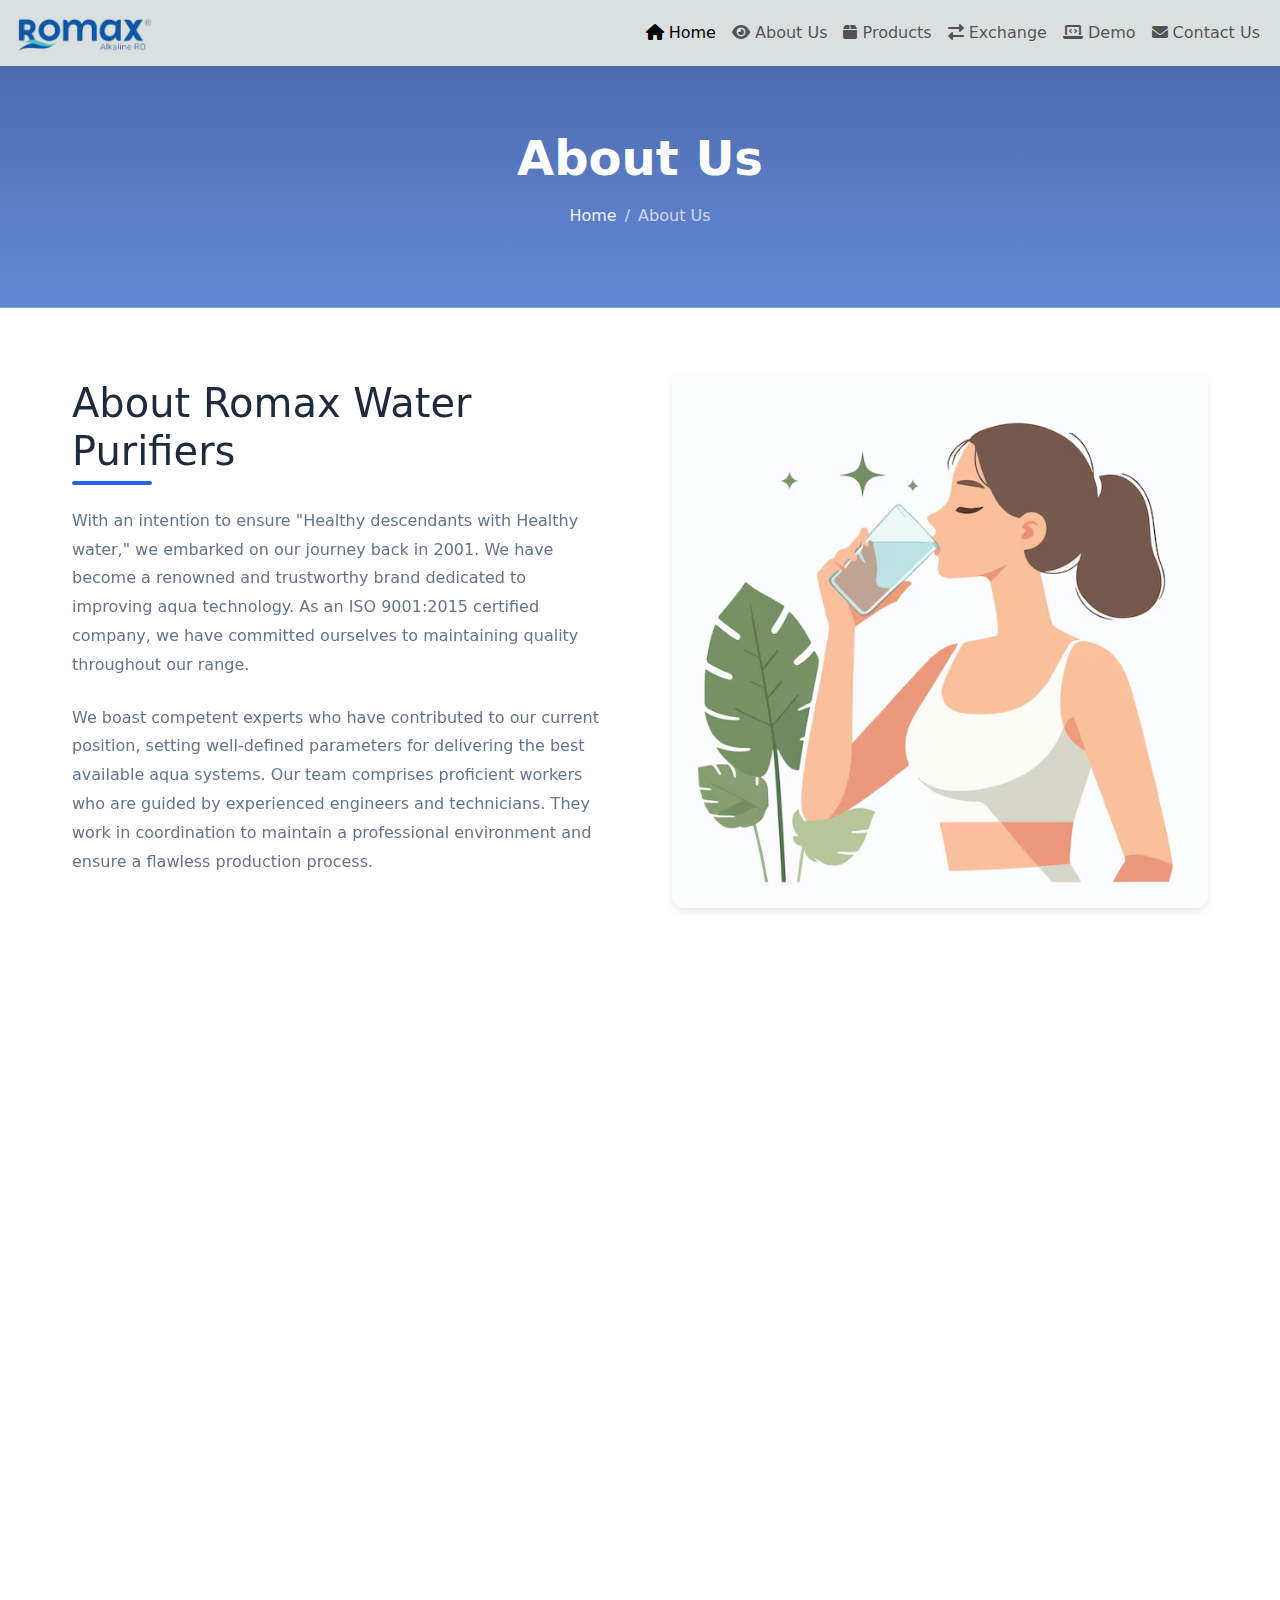
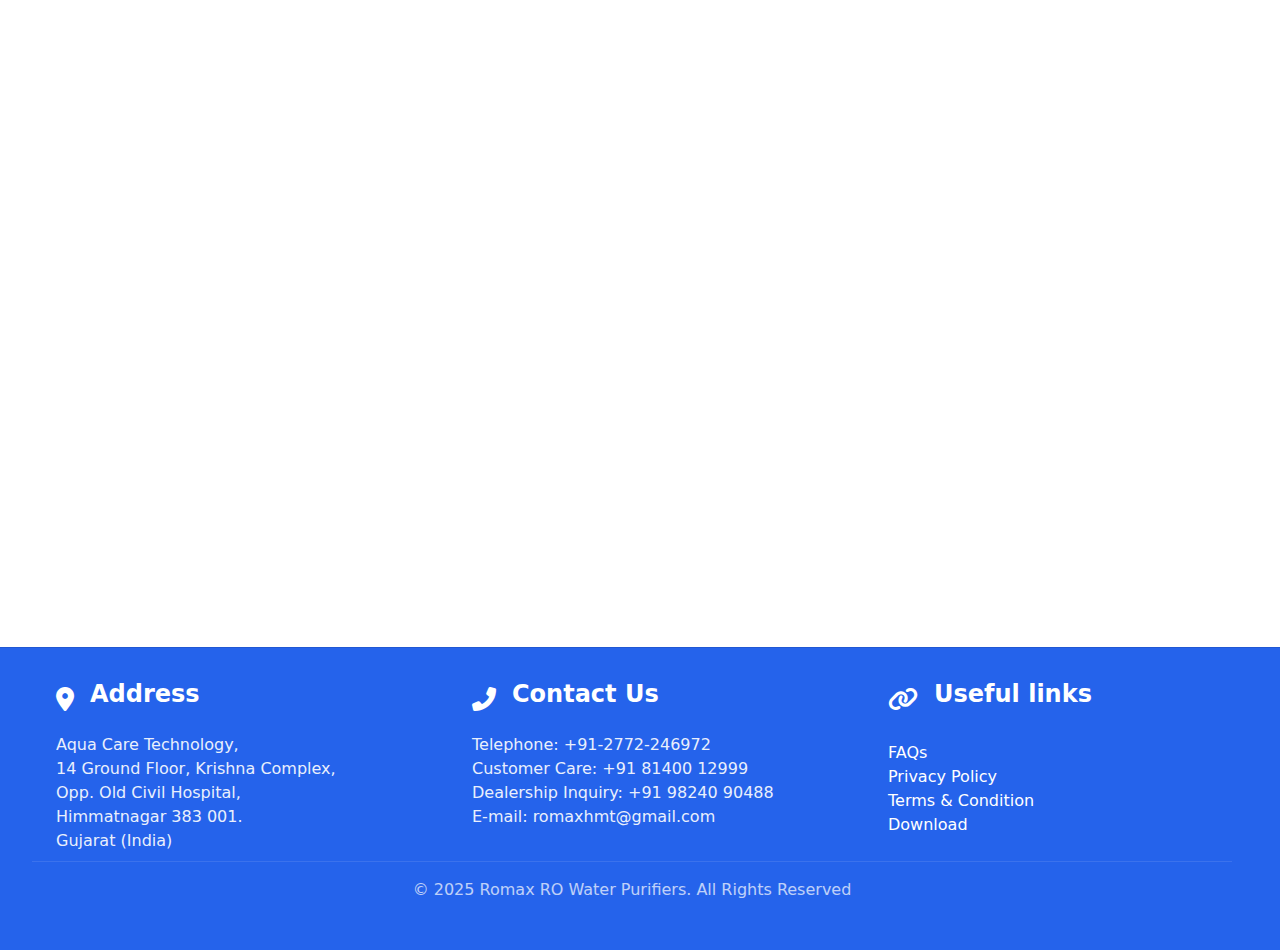
<file: about.html>
<!DOCTYPE html>
<html lang="en">
<head>
    <meta charset="UTF-8">
    <meta name="viewport" content="width=device-width, initial-scale=1.0">
    <title>About Us - Romax</title>
    <link rel="stylesheet" href="style.css">
    <link rel="stylesheet" href="about.css">
    <link rel="stylesheet" href="https://cdnjs.cloudflare.com/ajax/libs/font-awesome/6.0.0/css/all.min.css">
    <link rel="stylesheet" href="https://unpkg.com/aos@2.3.1/dist/aos.css">
    <link rel="stylesheet" href="https://cdn.jsdelivr.net/npm/bootstrap@5.3.0/dist/css/bootstrap.min.css">
    <script src="https://unpkg.com/aos@2.3.1/dist/aos.js"></script>
</head>
<body>
    <header>
        <nav class="navbar navbar-expand-lg navbar-light custom-bg">
          <div class="container-fluid">
            <!-- Logo Section -->
            <a class="navbar-brand" href="index.html">
              <img src="images/romax_logo1.png" alt="Romax Logo">
            </a>
            <!-- Navbar Toggle Button for Mobile -->
            <button class="navbar-toggler" type="button" data-bs-toggle="collapse" data-bs-target="#navbarNav" aria-controls="navbarNav" aria-expanded="false" aria-label="Toggle navigation">
              <span class="navbar-toggler-icon"></span>
            </button>
            <!-- Navigation Links -->
            <div class="collapse navbar-collapse" id="navbarNav">
              <ul class="navbar-nav ms-auto">
                <li class="nav-item">
                  <a class="nav-link active" href="index.html"><i class="fas fa-home"></i> Home</a>
                </li>
                <li class="nav-item">
                    <a class="nav-link" href="about.html"><i class="fas fa-eye"></i> About Us</a>
                </li>
                <li class="nav-item">
                  <a class="nav-link" href="products.html"><i class="fas fa-box"></i> Products</a>
                </li>
                <li class="nav-item">
                  <a class="nav-link" href="exchange.html"><i class="fas fa-exchange-alt"></i> Exchange</a>
                </li>
                <li class="nav-item">
                  <a class="nav-link" href="demo.html"><i class="fas fa-laptop-code"></i> Demo</a>
                </li>
                <li class="nav-item">
                  <a class="nav-link" href="contact.html"><i class="fas fa-envelope"></i> Contact Us</a>
                </li>
              </ul>
            </div>
          </div>
        </nav>
      </header>

      <script src="https://cdn.jsdelivr.net/npm/bootstrap@5.3.0/dist/js/bootstrap.bundle.min.js"></script>

    <div class="page-header">
        <div class="page-header-content">
            <h1>About Us</h1>
            <div class="breadcrumb">
                <a href="index.html">Home</a>
                <span class="separator">/</span>
                <span class="current">About Us</span>
            </div>
        </div>
    </div>

    <main class="about-container">
        <section class="about-intro" data-aos="fade-up">
            <div class="about-content">
                <h2>About Romax Water Purifiers</h2>
                <p>With an intention to ensure "Healthy descendants with Healthy water," we embarked on our journey back in 2001. We have become a renowned and trustworthy brand dedicated to improving aqua technology. As an ISO 9001:2015 certified company, we have committed ourselves to maintaining quality throughout our range.</p>
                <p>We boast competent experts who have contributed to our current position, setting well-defined parameters for delivering the best available aqua systems. Our team comprises proficient workers who are guided by experienced engineers and technicians. They work in coordination to maintain a professional environment and ensure a flawless production process.</p>
            </div>
            <div class="about-image">
                <img src="images/th.avif" alt="Healthy Water">
            </div>
        </section>

        <section class="mission-vision" data-aos="fade-up">
            <div class="card vision">
                <div class="icon">
                    <i class="fas fa-eye"></i>
                </div>
                <h3>Vision</h3>
                <p>The Rivera Natural Alkaline RO Water Purifier is committed to providing the lowest maintenance and highest quality natural alkaline RO water purifier. We prioritize quality management and customer satisfaction to ensure the pursuit and progression of excellence, promising to become the preferred facilities provider.</p>
            </div>

            <div class="card mission">
                <div class="icon">
                    <i class="fas fa-bullseye"></i>
                </div>
                <h3>Mission</h3>
                <p>Our mission is to assist people in meeting their need for pure water through alkaline technology, providing value for money with long-life, low-maintenance RO systems, and delivering healthier natural alkaline water.</p>
            </div>

            <div class="card research">
                <div class="icon">
                    <i class="fas fa-microscope"></i>
                </div>
                <h3>R & D And Inspection</h3>
                <p>All of this is honed to perfection through high investment and involvement in acquiring cutting-edge R&D knowledge. We trace our engineering expertise in this area back. A technocratic background coupled with two decades of experience makes for a scintillating combination.</p>
            </div>
        </section>

        <section class="certifications" data-aos="fade-up">
            <h2>Our Certifications & Specializations</h2>
            <div class="cert-grid">
                <div class="cert-item">
                    <img src="images/iso.svg" alt="ISO Certification">
                    <span>ISO Certified</span>
                </div>
                <div class="cert-item">
                    <img src="images/CE.svg" alt="CE Certification">
                    <span>CE Certified</span>
                </div>
                <div class="cert-item">
                    <img src="images/HACCP-01.svg" alt="HACCP Certification">
                    <span>HACCP Certified</span>
                </div>
                <div class="cert-item">
                    <img src="images/natural-04.svg" alt="BIS Certification">
                    <span>100% Natural</span>
                </div>
                <div class="cert-item">
                    <img src="images/japanese.svg" alt="BIS Certification">
                    <span>Japanese Natural Sources</span>
                </div>
                <div class="cert-item">
                    <img src="images/isi.svg" alt="BIS Certification">
                    <span>ISI Certified</span>
                </div>
            </div>
        </section>

        <section class="cta-section" data-aos="fade-up">
            <div class="cta-content">
                <h2>Ready to Experience Pure Water?</h2>
                <p>Request a demo today and discover the difference of Romax water purifiers.</p>
                <a href="demo.html" class="cta-button">Get a Demo</a>
            </div>
        </section>
    </main>

    <footer class="footer-expanded">
        <div class="footer-content">
            <div class="footer-section">
                <div class="footer-heading">
                    <i class="fas fa-map-marker-alt"></i>
                    <h3>Address</h3>
                </div>
                <p>Aqua Care Technology,</p>
                <p>14 Ground Floor, Krishna Complex,</p>
                <p>Opp. Old Civil Hospital,</p>
                <p>Himmatnagar 383 001.</p>
                <p>Gujarat (India)</p>
            </div>

            <div class="footer-section">
                <div class="footer-heading">
                    <i class="fas fa-phone-alt"></i>
                    <h3>Contact Us</h3>
                </div>
                <p>Telephone: <a href="tel:+912772246972">+91-2772-246972</a></p>
                <p>Customer Care: <a href="tel:+918140012999">+91 81400 12999</a></p>
                <p>Dealership Inquiry: <a href="tel:+919824090488">+91 98240 90488</a></p>
                <p>E-mail: <a href="romaxhmt@gmail.com">romaxhmt@gmail.com</a></p>
            </div>

            <div class="footer-section">
                <div class="footer-heading">
                    <i class="fas fa-link"></i>
                    <h3>Useful links</h3>
                </div>
                <ul class="footer-links">
                    <li><a href="#">FAQs</a></li>
                    <li><a href="#">Privacy Policy</a></li>
                    <li><a href="#">Terms & Condition</a></li>
                    <li><a href="#">Download</a></li>
                </ul>
            </div>
        </div>
        <div class="footer-bottom">
            <p>© 2025 Romax RO Water Purifiers. All Rights Reserved</p>
        </div>
    </footer>

    <script>
        AOS.init({
            duration: 1000,
            once: true
        });
    </script>
</body>
</html>
</file>
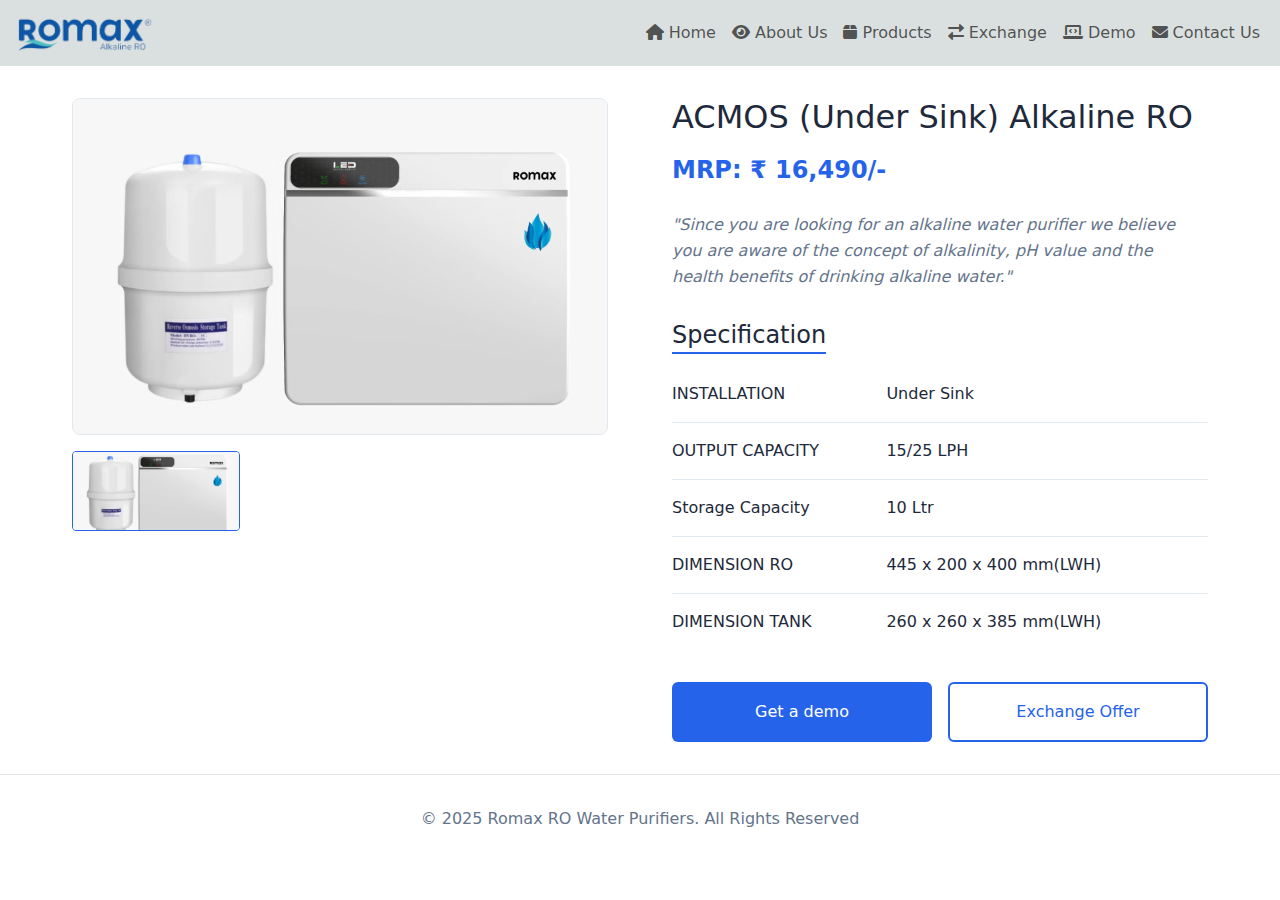
<file: acmos-details.html>
<!DOCTYPE html>
<html lang="en">
<head>
    <meta charset="UTF-8">
    <meta name="viewport" content="width=device-width, initial-scale=1.0">
    <title>Product Details - Romax RO</title>
    <link rel="stylesheet" href="style.css">
    <link rel="stylesheet" href="product-details.css">
    <link rel="stylesheet" href="https://cdn.jsdelivr.net/npm/bootstrap@5.3.0/dist/css/bootstrap.min.css">
    <link rel="stylesheet" href="https://cdnjs.cloudflare.com/ajax/libs/font-awesome/6.0.0/css/all.min.css">
</head>
<body>
    <!-- <header>
        <nav class="navbar navbar-expand-lg navbar-light custom-bg">
            <div class="container-fluid">
              <a class="navbar-brand" href="index.html">
                <img src="images/romax_logo.png" alt="Romax Logo">
              </a>
              <button class="navbar-toggler" type="button" data-bs-toggle="collapse" data-bs-target="#navbarNav" aria-controls="navbarNav" aria-expanded="false" aria-label="Toggle navigation">
                <span class="navbar-toggler-icon"></span>
              </button>
              <div class="collapse navbar-collapse" id="navbarNav">
                <ul class="navbar-nav ms-auto">
                  <li class="nav-item">
                    <a class="nav-link active" href="index.html"><i class="fas fa-home"></i> Home</a>
                  </li>
                  <li class="nav-item">
                    <a class="nav-link" href="products.html"><i class="fas fa-box"></i> Products</a>
                  </li>
                  <li class="nav-item">
                    <a class="nav-link" href="exchange.html"><i class="fas fa-exchange-alt"></i> Exchange</a>
                  </li>
                  <li class="nav-item">
                    <a class="nav-link" href="demo.html"><i class="fas fa-laptop-code"></i> Demo</a>
                  </li>
                  <li class="nav-item">
                    <a class="nav-link" href="contact.html"><i class="fas fa-envelope"></i> Contact Us</a>
                  </li>
                </ul>
              </div>
            </div>
          </nav>
    </header> -->

    <header>
        <nav class="navbar navbar-expand-lg navbar-light custom-bg">
          <div class="container-fluid">
            <!-- Logo Section -->
            <a class="navbar-brand" href="index.html">
              <img src="images/romax_logo1.png" alt="Romax Logo">
            </a>
            <!-- Navbar Toggle Button for Mobile -->
            <button class="navbar-toggler" type="button" data-bs-toggle="collapse" data-bs-target="#navbarNav" aria-controls="navbarNav" aria-expanded="false" aria-label="Toggle navigation">
              <span class="navbar-toggler-icon"></span>
            </button>
            <!-- Navigation Links -->
            <div class="collapse navbar-collapse" id="navbarNav">
              <ul class="navbar-nav ms-auto">
                <li class="nav-item">
                  <a class="nav-link " href="index.html"><i class="fas fa-home"></i> Home</a>
                </li>
                <li class="nav-item">
                  <a class="nav-link" href="about.html"><i class="fas fa-eye"></i> About Us</a>
              </li>
                <li class="nav-item">
                  <a class="nav-link" href="products.html"><i class="fas fa-box"></i> Products</a>
                </li>
                <li class="nav-item">
                  <a class="nav-link" href="exchange.html"><i class="fas fa-exchange-alt"></i> Exchange</a>
                </li>
                <li class="nav-item">
                  <a class="nav-link" href="demo.html"><i class="fas fa-laptop-code"></i> Demo</a>
                </li>
                <li class="nav-item">
                  <a class="nav-link" href="contact.html"><i class="fas fa-envelope"></i> Contact Us</a>
                </li>
              </ul>
            </div>
          </div>
        </nav>
      </header>

    <main class="product-details-container">
        <div class="product-gallery">
            <div class="main-image">
                <img src="images\acmos.jpg?auto=format&fit=crop&w=800" alt="Product Main Image" id="mainImage">
            </div>
            <div class="thumbnail-grid">
                <img src="images\acmos.jpg?auto=format&fit=crop&w=200" alt="Thumbnail 1" class="active">
                <!-- <img src="images\brizo_2.jpg?auto=format&fit=crop&w=200" alt="Thumbnail 2">
                <img src="images\brizo_3.jpg?auto=format&fit=crop&w=200" alt="Thumbnail 3"> -->
            </div>
        </div>

        <div class="product-info">
            <h1>ACMOS (Under Sink) Alkaline RO</h1>
            <div class="price">MRP: ₹ 16,490/-</div>
            
            <p class="description">
                "Since you are looking for an alkaline water purifier we believe you are aware of the concept of alkalinity, pH value and the health benefits of drinking alkaline water."
            </p>

            <div class="specifications">
                <h2>Specification</h2>
                <table class="spec-table">
                    <tr>
                        <td>INSTALLATION</td>
                        <td>Under Sink</td>
                    </tr>
                    <tr>
                        <td>OUTPUT CAPACITY</td>
                        <td>15/25 LPH</td>
                    </tr>
                    <tr>
                        <td>Storage Capacity</td>
                        <td>10 Ltr</td>
                    </tr>
                    <tr>
                        <td>DIMENSION RO</td>
                        <td>445 x 200 x 400 mm(LWH)</td>
                    </tr>
                    <tr>
                        <td>DIMENSION TANK</td>
                        <td> 260 x 260 x 385 mm(LWH)</td>
                    </tr>
                </table>
            </div>

            <div class="action-buttons">
                <button class="demo-btn">Get a demo</button>
                <button class="exchange-btn">Exchange Offer</button>
            </div>
        </div>
    </main>

    <footer>
        <p>© 2025 Romax RO Water Purifiers. All Rights Reserved</p>
    </footer>

    <script src="product-details.js"></script>
</body>
</html>
</file>
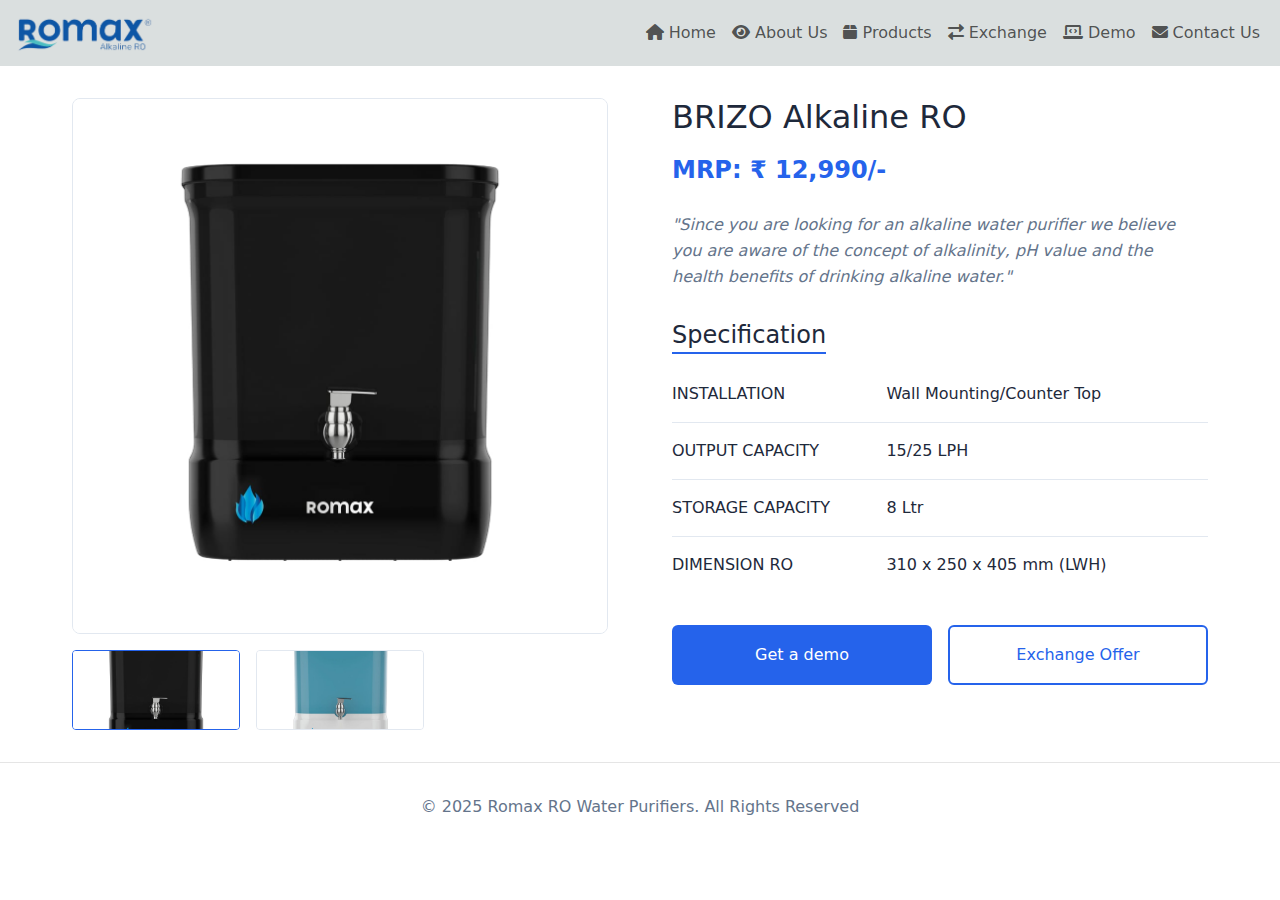
<file: brizo-details.html>
<!DOCTYPE html>
<html lang="en">
<head>
    <meta charset="UTF-8">
    <meta name="viewport" content="width=device-width, initial-scale=1.0">
    <title>Product Details - Romax RO</title>
    <link rel="stylesheet" href="style.css">
    <link rel="stylesheet" href="product-details.css">
    <link rel="stylesheet" href="https://cdn.jsdelivr.net/npm/bootstrap@5.3.0/dist/css/bootstrap.min.css">
    <link rel="stylesheet" href="https://cdnjs.cloudflare.com/ajax/libs/font-awesome/6.0.0/css/all.min.css">
</head>
<body>
    <!-- <header>
        <nav>
            <div class="logo">
                <a href="index.html">
                  <img src="images/romax_logo.png" alt="Romax Logo" style="width: 150px; height: auto; display: block; margin: 0 auto;">
                </a>
                </a>
            </div>
            <div class="nav-links">
                <a href="index.html" class="active">Home</a>
                <a href="products.html">Products</a>
                <a href="exchange.html">Exchange</a>
                <a href="demo.html">Demo</a>
                <a href="contact.html">Contact Us</a>
            </div>
        </nav>
    </header> -->


    <header>
        <nav class="navbar navbar-expand-lg navbar-light custom-bg">
          <div class="container-fluid">
            <!-- Logo Section -->
            <a class="navbar-brand" href="index.html">
              <img src="images/romax_logo1.png" alt="Romax Logo">
            </a>
            <!-- Navbar Toggle Button for Mobile -->
            <button class="navbar-toggler" type="button" data-bs-toggle="collapse" data-bs-target="#navbarNav" aria-controls="navbarNav" aria-expanded="false" aria-label="Toggle navigation">
              <span class="navbar-toggler-icon"></span>
            </button>
            <!-- Navigation Links -->
            <div class="collapse navbar-collapse" id="navbarNav">
              <ul class="navbar-nav ms-auto">
                <li class="nav-item">
                  <a class="nav-link " href="index.html"><i class="fas fa-home"></i> Home</a>
                </li>
                <li class="nav-item">
                  <a class="nav-link" href="about.html"><i class="fas fa-eye"></i> About Us</a>
              </li>
                <li class="nav-item">
                  <a class="nav-link" href="products.html"><i class="fas fa-box"></i> Products</a>
                </li>
                <li class="nav-item">
                  <a class="nav-link" href="exchange.html"><i class="fas fa-exchange-alt"></i> Exchange</a>
                </li>
                <li class="nav-item">
                  <a class="nav-link" href="demo.html"><i class="fas fa-laptop-code"></i> Demo</a>
                </li>
                <li class="nav-item">
                  <a class="nav-link" href="contact.html"><i class="fas fa-envelope"></i> Contact Us</a>
                </li>
              </ul>
            </div>
          </div>
        </nav>
      </header>

    <main class="product-details-container">
        <div class="product-gallery">
            <div class="main-image">
                <img src="images\brizo.jpg?auto=format&fit=crop&w=800" alt="Product Main Image" id="mainImage">
            </div>
            <div class="thumbnail-grid">
                <img src="images\brizo.jpg?auto=format&fit=crop&w=200" alt="Thumbnail 1" class="active">
                <img src="images\brizo_2.jpg?auto=format&fit=crop&w=200" alt="Thumbnail 2">
            </div>
        </div>

        <div class="product-info">
            <h1>BRIZO Alkaline RO</h1>
            <div class="price">MRP: ₹ 12,990/-</div>
            
            <p class="description">
                "Since you are looking for an alkaline water purifier we believe you are aware of the concept of alkalinity, pH value and the health benefits of drinking alkaline water."
            </p>

            <div class="specifications">
                <h2>Specification</h2>
                <table class="spec-table">
                    <tr>
                        <td>INSTALLATION</td>
                        <td> Wall Mounting/Counter Top</td>
                    </tr>
                    <tr>
                        <td>OUTPUT CAPACITY</td>
                        <td>15/25 LPH</td>
                    </tr>
                    <tr>
                        <td>STORAGE CAPACITY</td>
                        <td>8 Ltr</td>
                    </tr>
                    <tr>
                        <td>DIMENSION RO</td>
                        <td>310 x 250 x 405 mm (LWH)</td>
                    </tr>
                    <!-- <tr>
                        <td>DIMENSION TANK</td>
                        <td>250 x 250 x 385 mm (LWH)</td>
                    </tr> -->
                </table>
            </div>

            <div class="action-buttons">
                <button class="demo-btn">Get a demo</button>
                <button class="exchange-btn">Exchange Offer</button>
            </div>
        </div>
    </main>

    <footer>
        <p>© 2025 Romax RO Water Purifiers. All Rights Reserved</p>
    </footer>

    <script src="product-details.js"></script>
</body>
</html>
</file>
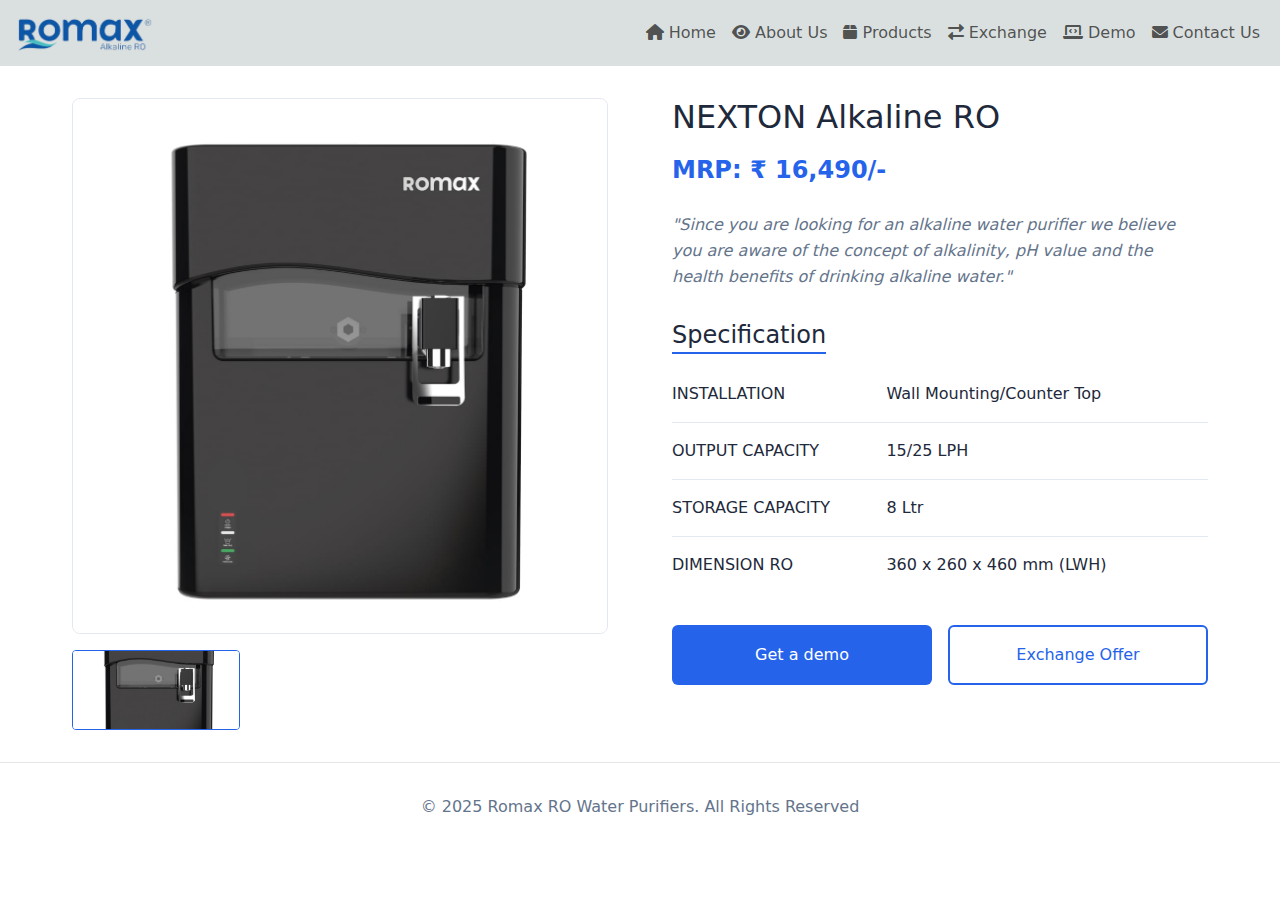
<file: nexton-details.html>
<!DOCTYPE html>
<html lang="en">
<head>
    <meta charset="UTF-8">
    <meta name="viewport" content="width=device-width, initial-scale=1.0">
    <title>Product Details - Romax RO</title>
    <link rel="stylesheet" href="style.css">
    <link rel="stylesheet" href="product-details.css">
    <link rel="stylesheet" href="https://cdn.jsdelivr.net/npm/bootstrap@5.3.0/dist/css/bootstrap.min.css">
    <link rel="stylesheet" href="https://cdnjs.cloudflare.com/ajax/libs/font-awesome/6.0.0/css/all.min.css">
</head>
<body>
    <!-- <header>
        <nav>
            <div class="logo">
                <a href="index.html">
                  <img src="images/romax_logo.png" alt="Romax Logo" style="width: 150px; height: auto; display: block; margin: 0 auto;">
                </a>
                </a>
            </div>
            <div class="nav-links">
                <a href="index.html" class="active">Home</a>
                <a href="products.html">Products</a>
                <a href="exchange.html">Exchange</a>
                <a href="demo.html">Demo</a>
                <a href="contact.html">Contact Us</a>
            </div>
        </nav>
    </header> -->

    <header>
        <nav class="navbar navbar-expand-lg navbar-light custom-bg">
          <div class="container-fluid">
            <!-- Logo Section -->
            <a class="navbar-brand" href="index.html">
              <img src="images/romax_logo1.png" alt="Romax Logo">
            </a>
            <!-- Navbar Toggle Button for Mobile -->
            <button class="navbar-toggler" type="button" data-bs-toggle="collapse" data-bs-target="#navbarNav" aria-controls="navbarNav" aria-expanded="false" aria-label="Toggle navigation">
              <span class="navbar-toggler-icon"></span>
            </button>
            <!-- Navigation Links -->
            <div class="collapse navbar-collapse" id="navbarNav">
              <ul class="navbar-nav ms-auto">
                <li class="nav-item">
                  <a class="nav-link " href="index.html"><i class="fas fa-home"></i> Home</a>
                </li>
                <li class="nav-item">
                  <a class="nav-link" href="about.html"><i class="fas fa-eye"></i> About Us</a>
                </li>
                <li class="nav-item">
                  <a class="nav-link" href="products.html"><i class="fas fa-box"></i> Products</a>
                </li>
                <li class="nav-item">
                  <a class="nav-link" href="exchange.html"><i class="fas fa-exchange-alt"></i> Exchange</a>
                </li>
                <li class="nav-item">
                  <a class="nav-link" href="demo.html"><i class="fas fa-laptop-code"></i> Demo</a>
                </li>
                <li class="nav-item">
                  <a class="nav-link" href="contact.html"><i class="fas fa-envelope"></i> Contact Us</a>
                </li>
              </ul>
            </div>
          </div>
        </nav>
      </header>

    <main class="product-details-container">
        <div class="product-gallery">
            <div class="main-image">
                <img src="images\nexton.jpg?auto=format&fit=crop&w=800" alt="Product Main Image" id="mainImage">
            </div>
            <div class="thumbnail-grid">
                <img src="images\nexton.jpg?auto=format&fit=crop&w=200" alt="Thumbnail 1" class="active">
            </div>
        </div>

        <div class="product-info">
            <h1>NEXTON Alkaline RO</h1>
            <div class="price">MRP: ₹ 16,490/-</div>
            
            <p class="description">
                "Since you are looking for an alkaline water purifier we believe you are aware of the concept of alkalinity, pH value and the health benefits of drinking alkaline water."
            </p>

            <div class="specifications">
                <h2>Specification</h2>
                <table class="spec-table">
                    <tr>
                        <td>INSTALLATION</td>
                        <td> Wall Mounting/Counter Top</td>
                    </tr>
                    <tr>
                        <td>OUTPUT CAPACITY</td>
                        <td>15/25 LPH</td>
                    </tr>
                    <tr>
                        <td>STORAGE CAPACITY</td>
                        <td>8 Ltr</td>
                    </tr>
                    <tr>
                        <td>DIMENSION RO</td>
                        <td>360 x 260 x 460 mm (LWH)</td>
                    </tr>
                    <!-- <tr>
                        <td>DIMENSION TANK</td>
                        <td>250 x 250 x 385 mm (LWH)</td>
                    </tr> -->
                </table>
            </div>

            <div class="action-buttons">
                <button class="demo-btn">Get a demo</button>
                <button class="exchange-btn">Exchange Offer</button>
            </div>
        </div>
    </main>

    <footer>
        <p>© 2025 Romax RO Water Purifiers. All Rights Reserved</p>
    </footer>

    <script src="product-details.js"></script>
</body>
</html>
</file>
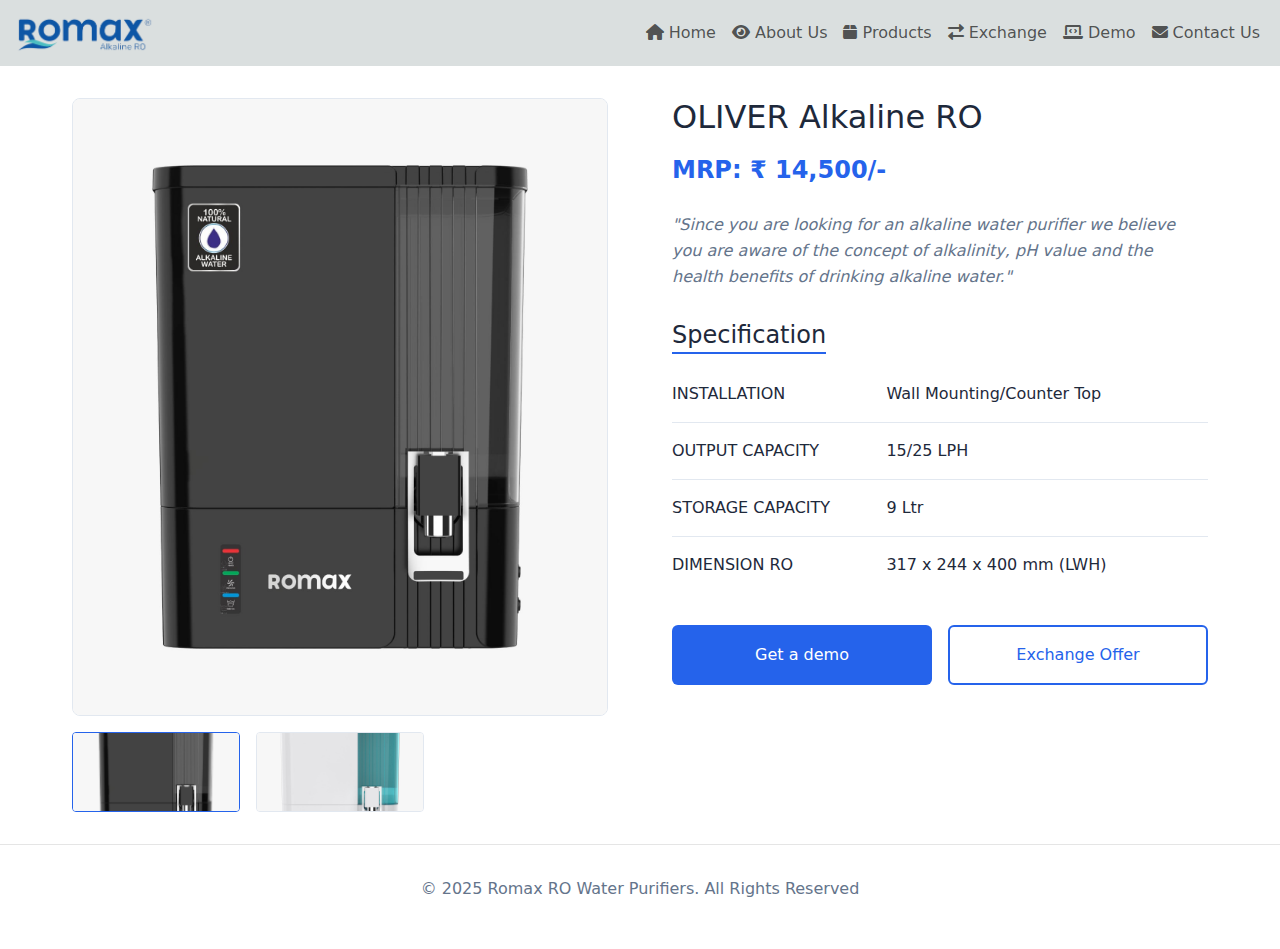
<file: oliver-details.html>
<!DOCTYPE html>
<html lang="en">
<head>
    <meta charset="UTF-8">
    <meta name="viewport" content="width=device-width, initial-scale=1.0">
    <title>Product Details - Romax RO</title>
    <link rel="stylesheet" href="style.css">
    <link rel="stylesheet" href="product-details.css">
    <link rel="stylesheet" href="https://cdn.jsdelivr.net/npm/bootstrap@5.3.0/dist/css/bootstrap.min.css">
    <link rel="stylesheet" href="https://cdnjs.cloudflare.com/ajax/libs/font-awesome/6.0.0/css/all.min.css">
</head>
<body>
    <!-- <header>
        <nav>
            <div class="logo">
                <a href="index.html">
                  <img src="images/romax_logo.png" alt="Romax Logo" style="width: 150px; height: auto; display: block; margin: 0 auto;">
                </a>
                </a>
            </div>
            <div class="nav-links">
                <a href="index.html" class="active">Home</a>
                <a href="products.html">Products</a>
                <a href="exchange.html">Exchange</a>
                <a href="demo.html">Demo</a>
                <a href="contact.html">Contact Us</a>
            </div>
        </nav>
    </header> -->

    <header>
        <nav class="navbar navbar-expand-lg navbar-light custom-bg">
          <div class="container-fluid">
            <!-- Logo Section -->
            <a class="navbar-brand" href="index.html">
              <img src="images/romax_logo1.png" alt="Romax Logo">
            </a>
            <!-- Navbar Toggle Button for Mobile -->
            <button class="navbar-toggler" type="button" data-bs-toggle="collapse" data-bs-target="#navbarNav" aria-controls="navbarNav" aria-expanded="false" aria-label="Toggle navigation">
              <span class="navbar-toggler-icon"></span>
            </button>
            <!-- Navigation Links -->
            <div class="collapse navbar-collapse" id="navbarNav">
              <ul class="navbar-nav ms-auto">
                <li class="nav-item">
                  <a class="nav-link " href="index.html"><i class="fas fa-home"></i> Home</a>
                </li>
                <li class="nav-item">
                  <a class="nav-link" href="about.html"><i class="fas fa-eye"></i> About Us</a>
                </li>
                <li class="nav-item">
                  <a class="nav-link" href="products.html"><i class="fas fa-box"></i> Products</a>
                </li>
                <li class="nav-item">
                  <a class="nav-link" href="exchange.html"><i class="fas fa-exchange-alt"></i> Exchange</a>
                </li>
                <li class="nav-item">
                  <a class="nav-link" href="demo.html"><i class="fas fa-laptop-code"></i> Demo</a>
                </li>
                <li class="nav-item">
                  <a class="nav-link" href="contact.html"><i class="fas fa-envelope"></i> Contact Us</a>
                </li>
              </ul>
            </div>
          </div>
        </nav>
      </header>

    <main class="product-details-container">
        <div class="product-gallery">
            <div class="main-image">
                <img src="images\oliver.jpg?auto=format&fit=crop&w=800" alt="Product Main Image" id="mainImage">
            </div>
            <div class="thumbnail-grid">
                <img src="images\oliver.jpg?auto=format&fit=crop&w=200" alt="Thumbnail 1" class="active">
                <!-- <img src="images\oliver_2.jpg?auto=format&fit=crop&w=200" alt="Thumbnail 2"> -->
                <img src="images\oliver_3.jpg?auto=format&fit=crop&w=200" alt="Thumbnail 3">
            </div>
        </div>

        <div class="product-info">
            <h1>OLIVER Alkaline RO</h1>
            <div class="price">MRP: ₹ 14,500/-</div>
            
            <p class="description">
                "Since you are looking for an alkaline water purifier we believe you are aware of the concept of alkalinity, pH value and the health benefits of drinking alkaline water."
            </p>

            <div class="specifications">
                <h2>Specification</h2>
                <table class="spec-table">
                    <tr>
                        <td>INSTALLATION</td>
                        <td> Wall Mounting/Counter Top</td>
                    </tr>
                    <tr>
                        <td>OUTPUT CAPACITY</td>
                        <td>15/25 LPH</td>
                    </tr>
                    <tr>
                        <td>STORAGE CAPACITY</td>
                        <td>9 Ltr</td>
                    </tr>
                    <tr>
                        <td>DIMENSION RO</td>
                        <td>317 x 244 x 400 mm (LWH)</td>
                    </tr>
                    <!-- <tr>
                        <td>DIMENSION TANK</td>
                        <td>250 x 250 x 385 mm (LWH)</td>
                    </tr> -->
                </table>
            </div>

            <div class="action-buttons">
                <button class="demo-btn">Get a demo</button>
                <button class="exchange-btn">Exchange Offer</button>
            </div>
        </div>
    </main>

    <footer>
        <p>© 2025 Romax RO Water Purifiers. All Rights Reserved</p>
    </footer>

    <script src="product-details.js"></script>
</body>
</html>
</file>
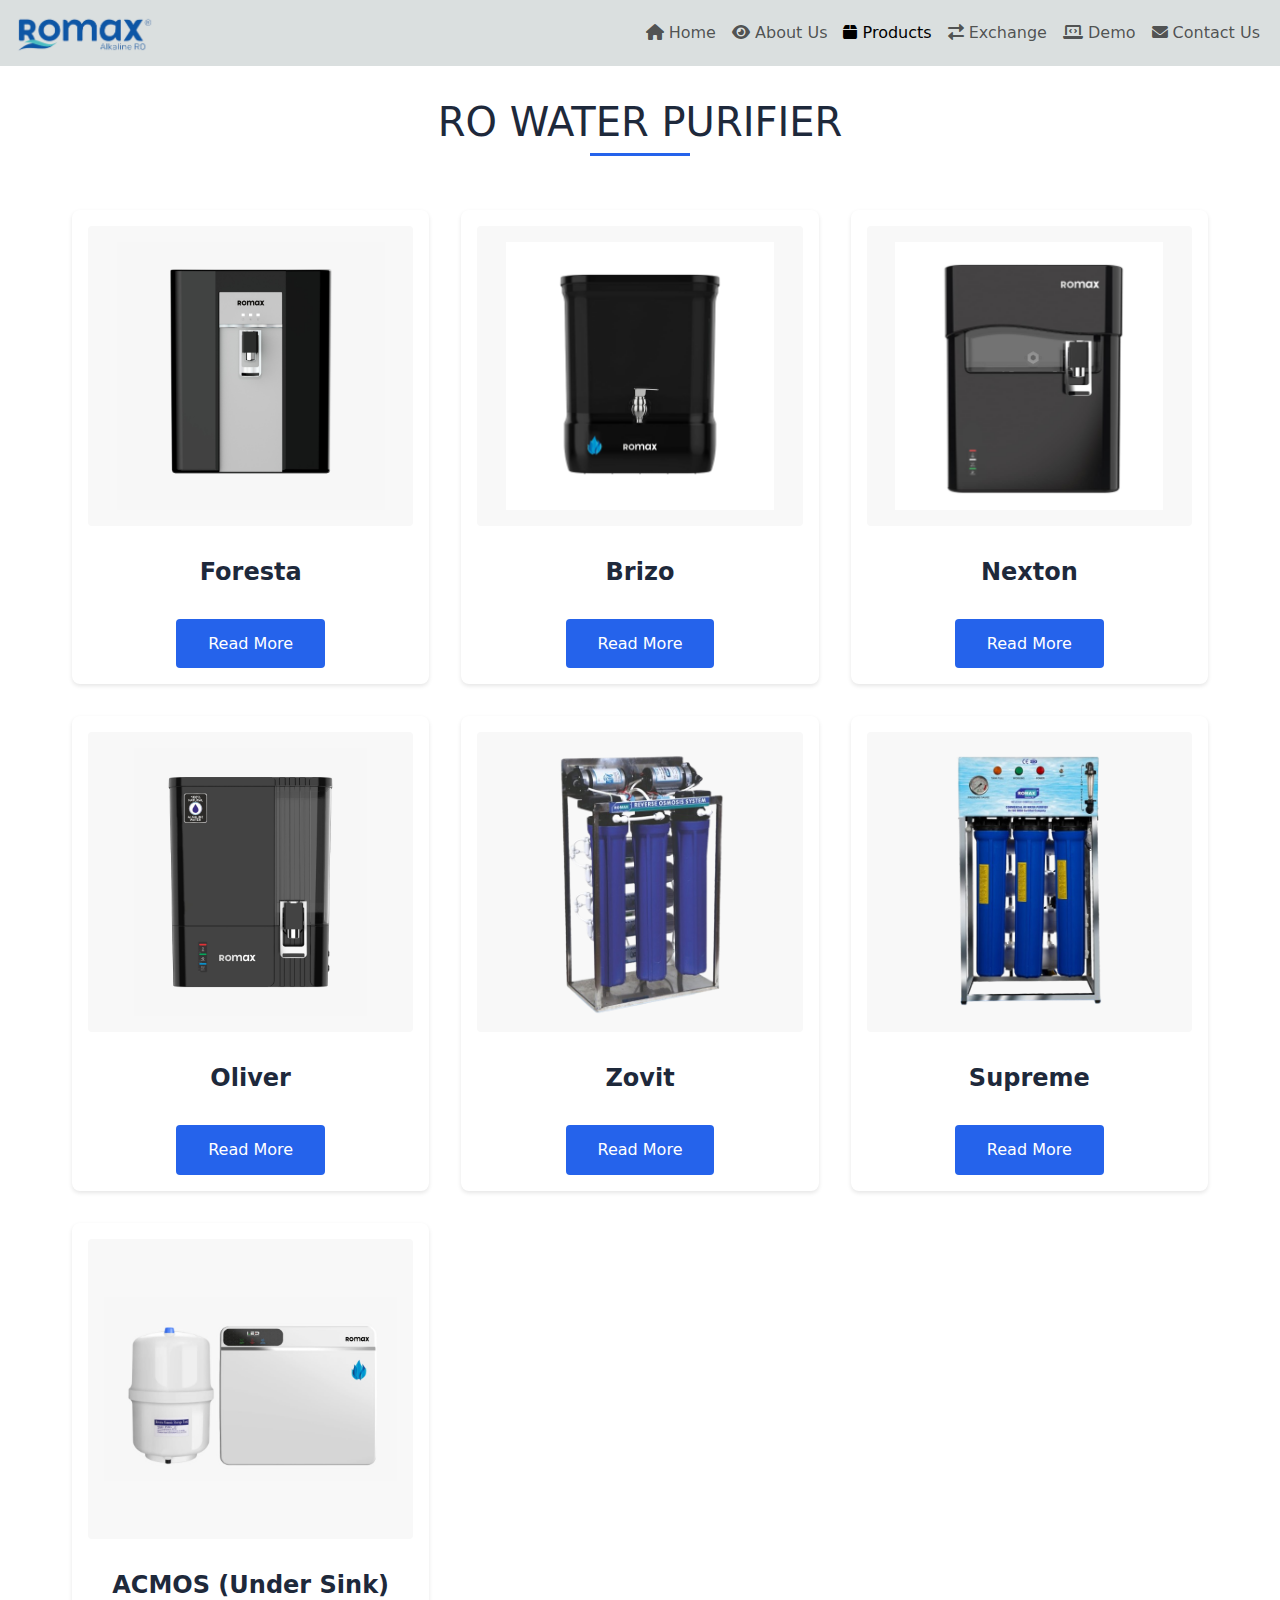
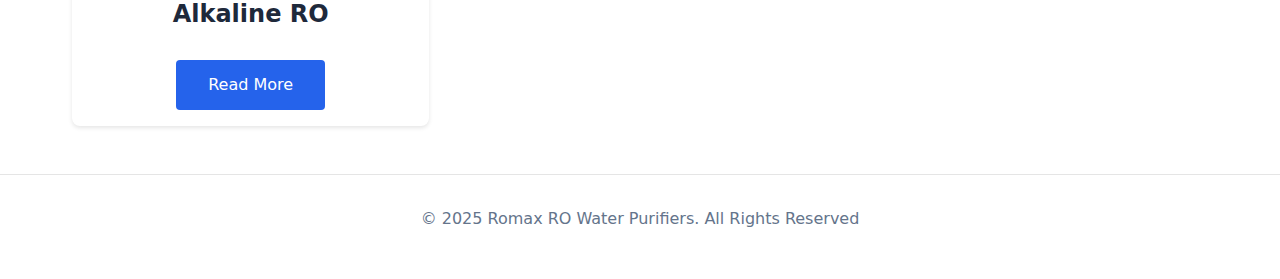
<file: products.html>
<!DOCTYPE html>
<html lang="en">
<head>
    <meta charset="UTF-8">
    <meta name="viewport" content="width=device-width, initial-scale=1.0">
    <title>Products - Romax RO</title>
    <link rel="stylesheet" href="style.css">
    <link rel="stylesheet" href="products.css">
    <link rel="stylesheet" href="https://cdn.jsdelivr.net/npm/bootstrap@5.3.0/dist/css/bootstrap.min.css">
    <link rel="stylesheet" href="https://cdnjs.cloudflare.com/ajax/libs/font-awesome/6.0.0/css/all.min.css">
</head>
<body>
    <!-- <header>
        <nav>
            <div class="logo">
                <a href="index.html">
                  <img src="images/romax_logo.png" alt="Romax Logo" style="width: 150px; height: auto; display: block; margin: 0 auto;">
                </a>
                </a>
            </div>
            <div class="nav-links">
                <a href="index.html" class="active">Home</a>
                <a href="products.html">Products</a>
                <a href="exchange.html">Exchange</a>
                <a href="demo.html">Demo</a>
                <a href="contact.html">Contact Us</a>
            </div>
        </nav>
    </header> -->

    <header>
        <nav class="navbar navbar-expand-lg navbar-light custom-bg">
          <div class="container-fluid">
            <!-- Logo Section -->
            <a class="navbar-brand" href="index.html">
              <img src="images/romax_logo1.png" alt="Romax Logo">
            </a>
            <!-- Navbar Toggle Button for Mobile -->
            <button class="navbar-toggler" type="button" data-bs-toggle="collapse" data-bs-target="#navbarNav" aria-controls="navbarNav" aria-expanded="false" aria-label="Toggle navigation">
              <span class="navbar-toggler-icon"></span>
            </button>
            <!-- Navigation Links -->
            <div class="collapse navbar-collapse" id="navbarNav">
              <ul class="navbar-nav ms-auto">
                <li class="nav-item">
                  <a class="nav-link " href="index.html"><i class="fas fa-home"></i> Home</a>
                </li>
                <li class="nav-item">
                  <a class="nav-link" href="about.html"><i class="fas fa-eye"></i> About Us</a>
                </li>
                <li class="nav-item">
                  <a class="nav-link active" href="products.html"><i class="fas fa-box"></i> Products</a>
                </li>
                <li class="nav-item">
                  <a class="nav-link" href="exchange.html"><i class="fas fa-exchange-alt"></i> Exchange</a>
                </li>
                <li class="nav-item">
                  <a class="nav-link" href="demo.html"><i class="fas fa-laptop-code"></i> Demo</a>
                </li>
                <li class="nav-item">
                  <a class="nav-link" href="contact.html"><i class="fas fa-envelope"></i> Contact Us</a>
                </li>
              </ul>
            </div>
          </div>
        </nav>
      </header>

    <main class="products-container">
        <h1>RO WATER PURIFIER</h1>
        
        <div class="products-grid">
            <div class="product-card">
                <img src="images\foresta_main.jpg?auto=format&fit=crop&w=600" alt="Foresta">
                <h2>Foresta</h2>
                <a href="foresta-details.html" class="read-more-btn">Read More</a>
            </div>

            <div class="product-card">
                <img src="images\brizo.jpg?auto=format&fit=crop&w=600" alt="Brizo">
                <h2>Brizo</h2>
                <a href="brizo-details.html" class="read-more-btn">Read More</a>
            </div>

            <div class="product-card">
                <img src="images\nexton.jpg?auto=format&fit=crop&w=600" alt="Nexton">
                <h2>Nexton</h2>
                <a href="nexton-details.html" class="read-more-btn">Read More</a>
            </div>

            <div class="product-card">
                <img src="images\oliver.jpg?auto=format&fit=crop&w=600" alt="Oliver">
                <h2>Oliver</h2>
                <a href="oliver-details.html" class="read-more-btn">Read More</a>
            </div>

            <div class="product-card">
                <img src="images\zovit.png?auto=format&fit=crop&w=600" alt="Zovit">
                <h2>Zovit</h2>
                <a href="zovit-details.html" class="read-more-btn">Read More</a>
            </div>

            <div class="product-card">
                <img src="images\supreme.png?auto=format&fit=crop&w=600" alt="Supreme">
                <h2>Supreme</h2>
                <a href="supreme-details.html" class="read-more-btn">Read More</a>
            </div>
            <div class="product-card">
                <img src="images\acmos.jpg?auto=format&fit=crop&w=600" alt="Acmos">
                <h2>ACMOS (Under Sink) Alkaline RO</h2>
                <a href="acmos-details.html" class="read-more-btn">Read More</a>
            </div>
        </div>
    </main>

    <footer>
        <p>© 2025 Romax RO Water Purifiers. All Rights Reserved</p>
    </footer>
</body>
</html>
</file>
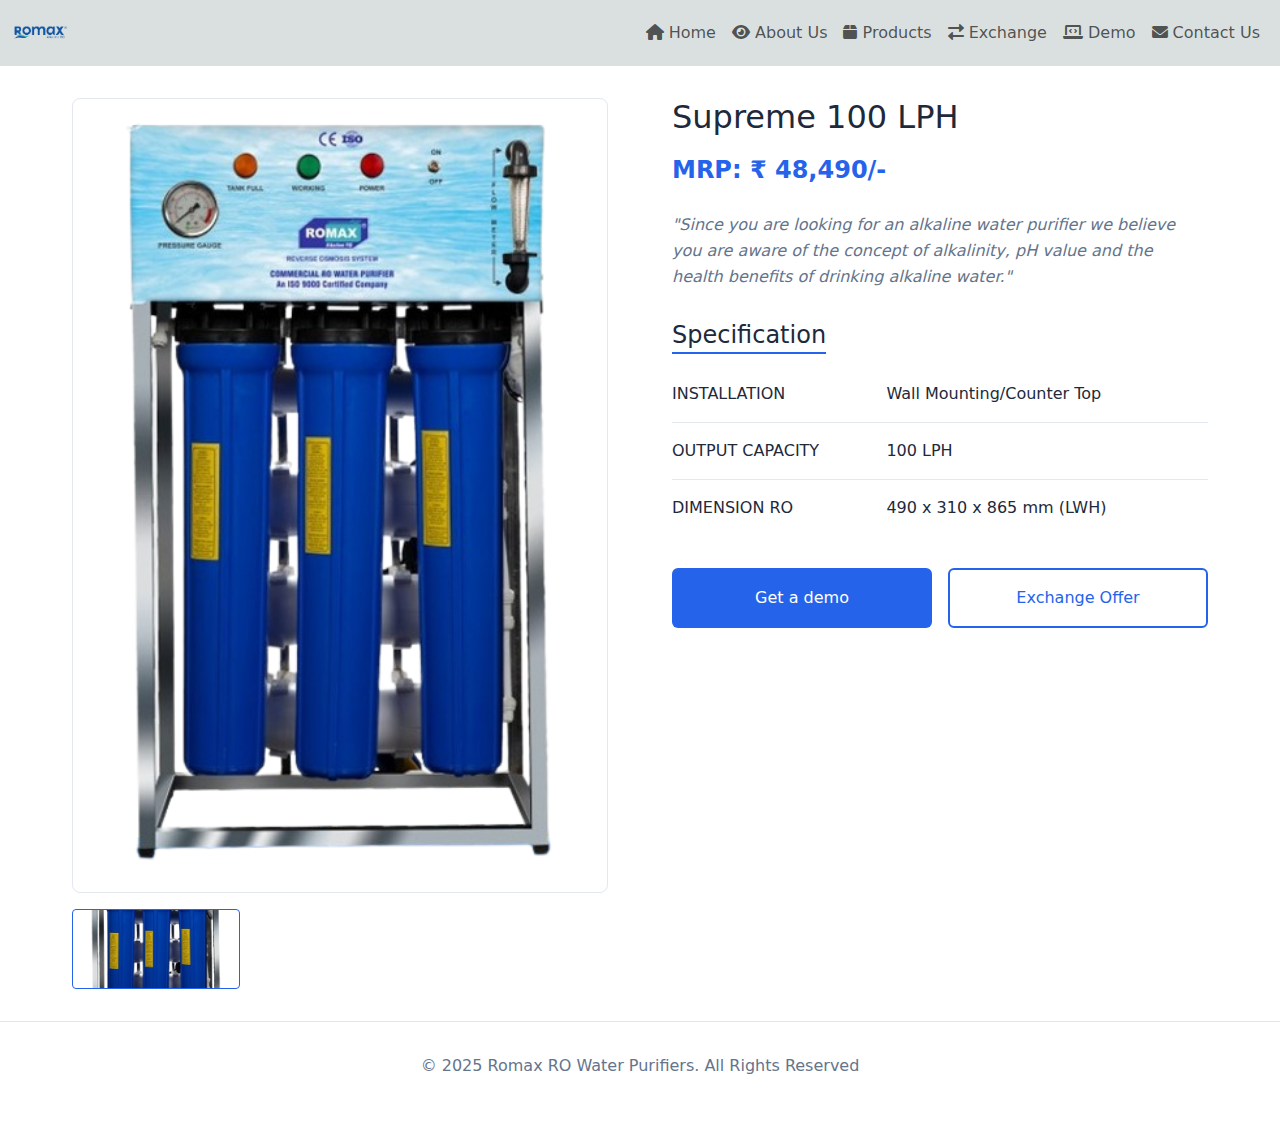
<file: supreme-details.html>
<!DOCTYPE html>
<html lang="en">
<head>
    <meta charset="UTF-8">
    <meta name="viewport" content="width=device-width, initial-scale=1.0">
    <title>Product Details - Romax RO</title>
    <link rel="stylesheet" href="style.css">
    <link rel="stylesheet" href="product-details.css">
    <link rel="stylesheet" href="https://cdn.jsdelivr.net/npm/bootstrap@5.3.0/dist/css/bootstrap.min.css">
    <link rel="stylesheet" href="https://cdnjs.cloudflare.com/ajax/libs/font-awesome/6.0.0/css/all.min.css">
</head>
<body>
    <header>
        <nav class="navbar navbar-expand-lg navbar-light custom-bg">
            <div class="container-fluid">
              <!-- Logo Section -->
              <a class="navbar-brand" href="index.html">
                <img src="images/romax_logo.png" alt="Romax Logo">
              </a>
              <!-- Navbar Toggle Button for Mobile -->
              <button class="navbar-toggler" type="button" data-bs-toggle="collapse" data-bs-target="#navbarNav" aria-controls="navbarNav" aria-expanded="false" aria-label="Toggle navigation">
                <span class="navbar-toggler-icon"></span>
              </button>
              <!-- Navigation Links -->
              <div class="collapse navbar-collapse" id="navbarNav">
                <ul class="navbar-nav ms-auto">
                  <li class="nav-item">
                    <a class="nav-link " href="index.html"><i class="fas fa-home"></i> Home</a>
                  </li>
                  <li class="nav-item">
                    <a class="nav-link" href="about.html"><i class="fas fa-eye"></i> About Us</a>
                  </li>
                  <li class="nav-item">
                    <a class="nav-link" href="products.html"><i class="fas fa-box"></i> Products</a>
                  </li>
                  <li class="nav-item">
                    <a class="nav-link" href="exchange.html"><i class="fas fa-exchange-alt"></i> Exchange</a>
                  </li>
                  <li class="nav-item">
                    <a class="nav-link" href="demo.html"><i class="fas fa-laptop-code"></i> Demo</a>
                  </li>
                  <li class="nav-item">
                    <a class="nav-link" href="contact.html"><i class="fas fa-envelope"></i> Contact Us</a>
                  </li>
                </ul>
              </div>
            </div>
          </nav>
    </header>

    <main class="product-details-container">
        <div class="product-gallery">
            <div class="main-image">
                <img src="images\supreme.png?auto=format&fit=crop&w=800" alt="Product Main Image" id="mainImage">
            </div>
            <div class="thumbnail-grid">
                <img src="images\supreme.png?auto=format&fit=crop&w=200" alt="Thumbnail 1" class="active">
                <!-- <img src="images\brizo_2.jpg?auto=format&fit=crop&w=200" alt="Thumbnail 2">
                <img src="images\brizo_3.jpg?auto=format&fit=crop&w=200" alt="Thumbnail 3"> -->
            </div>
        </div>

        <div class="product-info">
            <h1>Supreme 100 LPH</h1>
            <div class="price">MRP: ₹ 48,490/-</div>
            
            <p class="description">
                "Since you are looking for an alkaline water purifier we believe you are aware of the concept of alkalinity, pH value and the health benefits of drinking alkaline water."
            </p>

            <div class="specifications">
                <h2>Specification</h2>
                <table class="spec-table">
                    <tr>
                        <td>INSTALLATION</td>
                        <td>Wall Mounting/Counter Top</td>
                    </tr>
                    <tr>
                        <td>OUTPUT CAPACITY</td>
                        <td>100 LPH</td>
                    </tr>
                    <tr>
                        <td>DIMENSION RO</td>
                        <td> 490 x 310 x 865 mm (LWH)</td>
                    </tr>
                    <!-- <tr>
                        <td>DIMENSION TANK</td>
                        <td>250 x 250 x 385 mm (LWH)</td>
                    </tr> -->
                </table>
            </div>

            <div class="action-buttons">
                <button class="demo-btn">Get a demo</button>
                <button class="exchange-btn">Exchange Offer</button>
            </div>
        </div>
    </main>

    <footer>
        <p>© 2025 Romax RO Water Purifiers. All Rights Reserved</p>
    </footer>

    <script src="product-details.js"></script>
</body>
</html>
</file>
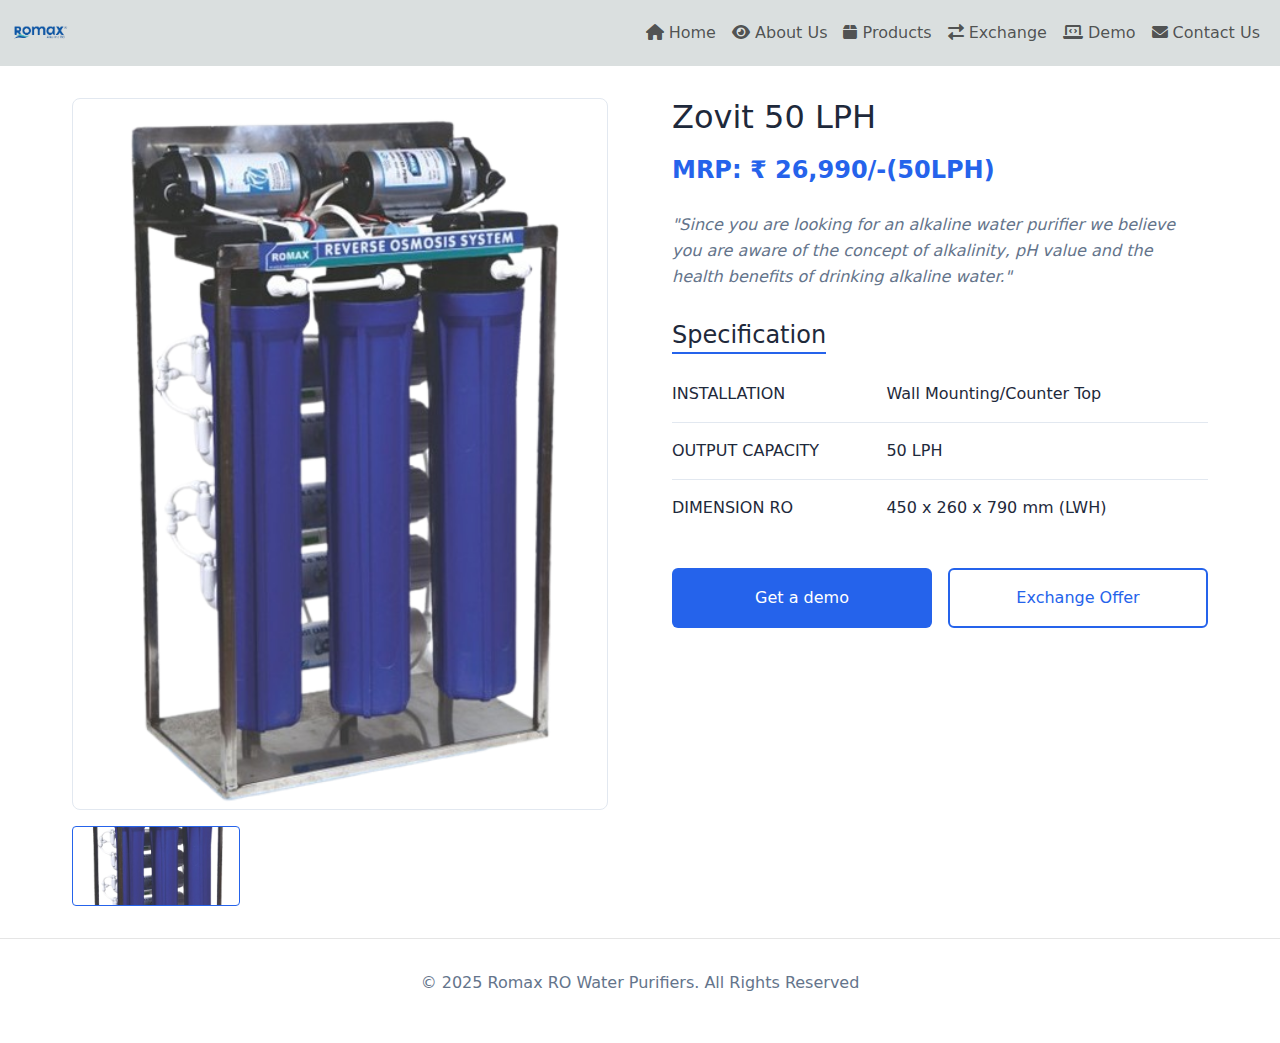
<file: zovit-details.html>
<!DOCTYPE html>
<html lang="en">
<head>
    <meta charset="UTF-8">
    <meta name="viewport" content="width=device-width, initial-scale=1.0">
    <title>Product Details - Romax RO</title>
    <link rel="stylesheet" href="style.css">
    <link rel="stylesheet" href="product-details.css">
    <link rel="stylesheet" href="https://cdn.jsdelivr.net/npm/bootstrap@5.3.0/dist/css/bootstrap.min.css">
    <link rel="stylesheet" href="https://cdnjs.cloudflare.com/ajax/libs/font-awesome/6.0.0/css/all.min.css">
</head>
<body>
    <header>
        <nav class="navbar navbar-expand-lg navbar-light custom-bg">
            <div class="container-fluid">
              <!-- Logo Section -->
              <a class="navbar-brand" href="index.html">
                <img src="images/romax_logo.png" alt="Romax Logo">
              </a>
              <!-- Navbar Toggle Button for Mobile -->
              <button class="navbar-toggler" type="button" data-bs-toggle="collapse" data-bs-target="#navbarNav" aria-controls="navbarNav" aria-expanded="false" aria-label="Toggle navigation">
                <span class="navbar-toggler-icon"></span>
              </button>
              <!-- Navigation Links -->
              <div class="collapse navbar-collapse" id="navbarNav">
                <ul class="navbar-nav ms-auto">
                  <li class="nav-item">
                    <a class="nav-link " href="index.html"><i class="fas fa-home"></i> Home</a>
                  </li>
                  <li class="nav-item">
                    <a class="nav-link" href="about.html"><i class="fas fa-eye"></i> About Us</a>
                  </li>
                  <li class="nav-item">
                    <a class="nav-link" href="products.html"><i class="fas fa-box"></i> Products</a>
                  </li>
                  <li class="nav-item">
                    <a class="nav-link" href="exchange.html"><i class="fas fa-exchange-alt"></i> Exchange</a>
                  </li>
                  <li class="nav-item">
                    <a class="nav-link" href="demo.html"><i class="fas fa-laptop-code"></i> Demo</a>
                  </li>
                  <li class="nav-item">
                    <a class="nav-link" href="contact.html"><i class="fas fa-envelope"></i> Contact Us</a>
                  </li>
                </ul>
              </div>
            </div>
          </nav>
    </header>

    <main class="product-details-container">
        <div class="product-gallery">
            <div class="main-image">
                <img src="images\zovit.png?auto=format&fit=crop&w=800" alt="Product Main Image" id="mainImage">
            </div>
            <div class="thumbnail-grid">
                <img src="images\zovit.png?auto=format&fit=crop&w=200" alt="Thumbnail 1" class="active">
                <!-- <img src="images\brizo_2.jpg?auto=format&fit=crop&w=200" alt="Thumbnail 2">
                <img src="images\brizo_3.jpg?auto=format&fit=crop&w=200" alt="Thumbnail 3"> -->
            </div>
        </div>

        <div class="product-info">
            <h1> Zovit 50 LPH</h1>
            <div class="price">MRP: ₹ 26,990/-(50LPH)</div>
            
            <p class="description">
                "Since you are looking for an alkaline water purifier we believe you are aware of the concept of alkalinity, pH value and the health benefits of drinking alkaline water."
            </p>

            <div class="specifications">
                <h2>Specification</h2>
                <table class="spec-table">
                    <tr>
                        <td>INSTALLATION</td>
                        <td>Wall Mounting/Counter Top</td>
                    </tr>
                    <tr>
                        <td>OUTPUT CAPACITY</td>
                        <td>50 LPH</td>
                    </tr>
                    <tr>
                        <td>DIMENSION RO</td>
                        <td>450 x 260 x 790 mm (LWH)</td>
                    </tr>
                    <!-- <tr>
                        <td>DIMENSION TANK</td>
                        <td>250 x 250 x 385 mm (LWH)</td>
                    </tr> -->
                </table>
            </div>

            <div class="action-buttons">
                <button class="demo-btn">Get a demo</button>
                <button class="exchange-btn">Exchange Offer</button>
            </div>
        </div>
    </main>

    <footer>
        <p>© 2025 Romax RO Water Purifiers. All Rights Reserved</p>
    </footer>

    <script src="product-details.js"></script>
</body>
</html>
</file>
<file: style.css>
* {
    margin: 0;
    padding: 0;
    box-sizing: border-box;
}

:root {
    --primary: #2563eb;
    --primary-dark: #1d4ed8;
    --secondary: #0ea5e9;
    --accent: #06b6d4;
    --text: #1e293b;
    --text-light: #64748b;
    --background: #f8fafc;
    --white: #ffffff;
}

body {
    font-family: 'Arial', sans-serif;
    line-height: 1.6;
    background-color: var(--background);
    color: var(--text);
}

/* Header */
/* header {
    background: var(--white);
    padding: 1.2rem 2rem;
    box-shadow: 0 4px 6px -1px rgb(0 0 0 / 0.1);
    position: sticky;
    top: 0;
    z-index: 100;
}

nav {
    display: flex;
    justify-content: space-between;
    align-items: center;
    max-width: 1200px;
    margin: 0 auto;
    max-height: 40px;
}

.logo {
    font-size: 1.75rem;
    font-weight: bold;
    background: linear-gradient(to right, var(--primary), var(--secondary));
    -webkit-background-clip: text;
    -webkit-text-fill-color: transparent;
    letter-spacing: -0.5px;
}

.nav-links a {
    text-decoration: none;
    color: var(--text);
    margin-left: 2.5rem;
    font-weight: 500;
    transition: color 0.3s ease;
}

.nav-links a:hover,
.nav-links a.active {
    color: var(--primary);
} */

.custom-bg {
    background-color: rgb(218, 223, 223);
}


.navbar {
    padding-top: 0.5rem;
    padding-bottom: 0.5rem;
  }
  
  .navbar-brand img {
    height: 2.5rem; 
  }
  
  .nav-link {
    padding-top: 0.3rem;
    padding-bottom: 0.3rem;
  }
  
  /* Media query for smaller screens */
  @media (max-width: 768px) {
    .navbar {
      padding-top: 0.3rem;
      padding-bottom: 0.3rem;
    }
  
    .navbar-brand img {
        height: 1.5rem; 
    }
  
    .nav-link {
      font-size: 0.9rem; /* Smaller font size for links */
      padding-top: 0.2rem;
      padding-bottom: 0.2rem;
    }
  
    .navbar-toggler {
      padding: 0.2rem 0.5rem; /* Adjust toggle button padding */
    }
  }


/* Welcome Section */
.welcome-section {
    padding: 4rem 2rem;
    background: var(--white);
}

.welcome-container {
    max-width: 1200px;
    margin: 0 auto;
    display: grid;
    grid-template-columns: 1.5fr 1fr;
    gap: 4rem;
    align-items: start;
}

.welcome-content h2 {
    color: var(--primary);
    font-size: 2rem;
    margin-bottom: 0.5rem;
}

.welcome-content h3 {
    color: var(--text);
    font-size: 1.75rem;
    margin-bottom: 2rem;
    position: relative;
}

.welcome-content h3::after {
    content: '';
    position: absolute;
    bottom: -10px;
    left: 0;
    width: 60px;
    height: 4px;
    background: var(--primary);
    border-radius: 2px;
}

.video-container {
    margin: 2rem 0;
    border-radius: 12px;
    overflow: hidden;
    box-shadow: 0 4px 6px -1px rgba(0, 0, 0, 0.1);
    position: relative;
    width: 100%; /* Responsive width */
    max-width: 800px; /* Optional: Limit the maximum width */
    aspect-ratio: 16 / 9; /* Maintain aspect ratio */
    background-color: #000; /* Fallback background */
}

.video-container video {
    width: 100%;
    height: 100%;
    object-fit: cover; /* Ensures the video fills the container without distortion */
    display: block;
    background-color: #000; /* Optional: Fallback for when the video doesn't load */
}


.welcome-content p {
    color: var(--text-light);
    line-height: 1.8;
}

/* Enquiry Form */
.enquiry-form {
    background: var(--white);
    padding: 2rem;
    border-radius: 12px;
    box-shadow: 0 4px 6px -1px rgba(0, 0, 0, 0.1);
}

.enquiry-form h3 {
    color: var(--primary);
    font-size: 1.5rem;
    margin-bottom: 1.5rem;
    text-align: center;
}

.form-group {
    margin-bottom: 1rem;
}

.form-group input {
    width: 100%;
    padding: 0.8rem;
    border: 1px solid #e2e8f0;
    border-radius: 6px;
    font-size: 1rem;
    transition: all 0.3s ease;
}

.form-group input:focus {
    outline: none;
    border-color: var(--primary);
    box-shadow: 0 0 0 3px rgba(37, 99, 235, 0.1);
}

.submit-btn {
    width: 100%;
    padding: 1rem;
    background: var(--primary);
    color: var(--white);
    border: none;
    border-radius: 6px;
    font-size: 1rem;
    font-weight: 500;
    cursor: pointer;
    transition: background-color 0.3s ease;
}

.submit-btn:hover {
    background: var(--primary-dark);
}

/* Slider */
.slider {
    position: relative;
    overflow: hidden;
    height: 90vh;
    background: var(--primary);
}

/* @media (max-width: 768px) {
    .slider {
        height: 50vh;
    }
} */

@media (max-width: 768px) {
    .slider {
        height: 500px; /* Match the size of square images */
    }

    .slide {
        height: 500px; /* Ensure slides do not stretch */
    }

    .slide img {
        width: 100%;
        height: 500px;
        object-fit: contain; 
    }
}


@media (max-width: 480px) { /* For very small screens */
    .slider {
        height: 400px;
    }

    .slide {
        height: 400px;
    }

    .slide img {
        height: 400px;
    }
}

.slides {
    height: 100%;
    position: relative;
}

.slide {
    position: absolute;
    top: 0;
    left: 0;
    width: 100%;
    height: 100%;
    opacity: 0;
    transition: opacity 0.8s ease-in-out;
}

.slide.active {
    opacity: 1;
}

.slide img {
    width: 100%;
    height: 100%;
    object-fit: cover;
    filter: brightness(0.7);
}

.slide-content {
    position: absolute;
    top: 50%;
    left: 50%;
    transform: translate(-50%, -50%);
    text-align: center;
    color: var(--white);
    text-shadow: 2px 2px 4px rgba(0,0,0,0.3);
    width: 80%;
    max-width: 800px;
}

.slide-content h2 {
    font-size: 3.5rem;
    margin-bottom: 1rem;
    font-weight: 700;
    letter-spacing: -1px;
}

.slide-content p {
    font-size: 1.5rem;
    opacity: 0.9;
}

.prev, .next {
    position: absolute;
    top: 50%;
    transform: translateY(-50%);
    background: rgba(0,0,0,0.3);
    color: var(--white);
    padding: 1.2rem;
    border: none;
    cursor: pointer;
    font-size: 1.5rem;
    border-radius: 50%;
    width: 50px;
    height: 50px;
    display: flex;
    align-items: center;
    justify-content: center;
    transition: background-color 0.3s ease;
}

@media (max-width: 768px) {
    .prev, .next {
        width: 40px;
        height: 40px;
        font-size: 1.2rem;
        top: 30%;
    }

    .prev {
        left: 5px;
    }

    .next {
        right: 5px;
    }
}


.prev:hover, .next:hover {
    background: rgba(0,0,0,0.5);
}

.prev { left: 2rem; }
.next { right: 2rem; }

.dots {
    position: absolute;
    bottom: 2rem;
    left: 50%;
    transform: translateX(-50%);
    display: flex;
    gap: 0.8rem;
}

.dot {
    width: 12px;
    height: 12px;
    background: rgba(255,255,255,0.4);
    border-radius: 50%;
    cursor: pointer;
    transition: all 0.3s ease;
}

.dot:hover {
    background: rgba(255,255,255,0.8);
}

.dot.active {
    background: var(--white);
    transform: scale(1.2);
}

/* Featured Products */
.featured-products {
    padding: 6rem 2rem;
    max-width: 1200px;
    margin: 0 auto;
}

.featured-products h2 {
    text-align: center;
    margin-bottom: 3rem;
    font-size: 2.5rem;
    color: var(--text);
    font-weight: 700;
    position: relative;
}

.featured-products h2::after {
    content: '';
    position: absolute;
    bottom: -10px;
    left: 50%;
    transform: translateX(-50%);
    width: 60px;
    height: 4px;
    background: var(--primary);
    border-radius: 2px;
}

.product-grid {
    display: grid;
    grid-template-columns: repeat(auto-fit, minmax(280px, 1fr));
    gap: 2.5rem;
}

.product-card {
    background: var(--white);
    text-align: center;
    padding: 1.5rem;
    border-radius: 12px;
    box-shadow: 0 4px 6px -1px rgb(0 0 0 / 0.1);
    transition: transform 0.3s ease, box-shadow 0.3s ease;
}

.product-card:hover {
    transform: translateY(-5px);
    box-shadow: 0 10px 15px -3px rgb(0 0 0 / 0.1);
}

.product-card img {
    width: 100%;
    height: auto;
    border-radius: 8px;
    margin-bottom: 1.5rem;
}

.product-card h3 {
    color: var(--text);
    font-size: 1.5rem;
    margin-bottom: 0.5rem;
}

.product-card p {
    color: var(--text-light);
    margin-bottom: 1.5rem;
}

.learn-more-btn {
    display: inline-block;
    background: var(--primary);
    color: var(--white);
    text-decoration: none;
    padding: 0.8rem 1.5rem;
    border-radius: 6px;
    font-weight: 500;
    transition: background-color 0.3s ease;
}

.learn-more-btn:hover {
    background: var(--primary-dark);
}

/* Footer */
footer {
    text-align: center;
    padding: 2rem;
    background: var(--white);
    color: var(--text-light);
    border-top: 1px solid rgba(0,0,0,0.1);
}

@media (max-width: 768px) {
    .welcome-container {
        grid-template-columns: 1fr;
        gap: 2rem;
    }
    
    .slide-content h2 {
        font-size: 2.5rem;
    }
    
    .slide-content p {
        font-size: 1.2rem;
    }
}
</file>
<file: about.css>
/* About Page Styles */
.page-header {
    background: linear-gradient(rgba(57, 92, 167, 0.9), rgba(84, 124, 210, 0.9)), 
                url('https://images.unsplash.com/photo-1548839140-29a749e1cf4d?auto=format&fit=crop&w=1600');
    background-size: cover;
    background-position: center;
    padding: 4rem 2rem;
    text-align: center;
    color: var(--white);
}

.page-header-content h1 {
    font-size: 3rem;
    margin-bottom: 1rem;
    font-weight: 700;
}

.breadcrumb {
    display: flex;
    justify-content: center;
    gap: 0.5rem;
    font-size: 1.1rem;
}

.breadcrumb a {
    color: var(--white);
    text-decoration: none;
    opacity: 0.9;
}

.breadcrumb .separator {
    opacity: 0.7;
}

.breadcrumb .current {
    opacity: 0.7;
}

.about-container {
    max-width: 1200px;
    margin: 0 auto;
    padding: 4rem 2rem;
}

/* About Intro Section */
.about-intro {
    display: grid;
    grid-template-columns: 1fr 1fr;
    gap: 4rem;
    align-items: center;
    margin-bottom: 4rem;
}

.about-content h2 {
    font-size: 2.5rem;
    color: var(--text);
    margin-bottom: 2rem;
    position: relative;
}

.about-content h2::after {
    content: '';
    position: absolute;
    bottom: -10px;
    left: 0;
    width: 80px;
    height: 4px;
    background: var(--primary);
    border-radius: 2px;
}

.about-content p {
    color: var(--text-light);
    line-height: 1.8;
    margin-bottom: 1.5rem;
}

.about-image img {
    width: 100%;
    border-radius: 12px;
    box-shadow: 0 4px 6px -1px rgba(0, 0, 0, 0.1);
}

/* Mission Vision Section */
.mission-vision {
    display: grid;
    grid-template-columns: repeat(3, 1fr);
    gap: 2rem;
    margin-bottom: 4rem;
}

.card {
    background: var(--white);
    padding: 2rem;
    border-radius: 12px;
    box-shadow: 0 4px 6px -1px rgba(0, 0, 0, 0.1);
    text-align: center;
    transition: transform 0.3s ease;
}

.card:hover {
    transform: translateY(-5px);
}

.card .icon {
    width: 80px;
    height: 80px;
    background: var(--primary);
    border-radius: 50%;
    display: flex;
    align-items: center;
    justify-content: center;
    margin: 0 auto 1.5rem;
}

.card .icon i {
    font-size: 2rem;
    color: var(--white);
}

.card h3 {
    color: var(--text);
    font-size: 1.5rem;
    margin-bottom: 1rem;
}

.card p {
    color: var(--text-light);
    line-height: 1.6;
}

/* Certifications Section */
.certifications {
    text-align: center;
    margin-bottom: 4rem;
}

.certifications h2 {
    font-size: 2.5rem;
    color: var(--text);
    margin-bottom: 3rem;
    position: relative;
    display: inline-block;
}

.certifications h2::after {
    content: '';
    position: absolute;
    bottom: -10px;
    left: 50%;
    transform: translateX(-50%);
    width: 100px;
    height: 4px;
    background: var(--primary);
    border-radius: 2px;
}

.cert-grid {
    display: grid;
    grid-template-columns: repeat(6, 1fr);
    gap: 1rem;
    margin-top: 1rem;
}

.cert-item {
    background: var(--white);
    padding: 1rem;
    border-radius: 12px;
    box-shadow: 0 4px 6px -1px rgba(0, 0, 0, 0.1);
    display: flex;
    flex-direction: column;
    align-items: center;
    gap: 1rem;
    transition: transform 0.3s ease;
}

.cert-item:hover {
    transform: translateY(-5px);
}

.cert-item img {
    width: 80px;
    height: 80px;
    object-fit: contain;
}

.cert-item span {
    color: var(--text);
    font-weight: 500;
}

/* CTA Section */
.cta-section {
    background: linear-gradient(rgba(37, 99, 235, 0.95), rgba(37, 99, 235, 0.95)),
                url('https://images.unsplash.com/photo-1585687850432-6b8c716f4139?auto=format&fit=crop&w=1600');
    background-size: cover;
    background-position: center;
    padding: 4rem 2rem;
    border-radius: 12px;
    text-align: center;
    color: var(--white);
}

.cta-content h2 {
    font-size: 2.5rem;
    margin-bottom: 1rem;
}

.cta-content p {
    font-size: 1.2rem;
    margin-bottom: 2rem;
    opacity: 0.9;
}

.cta-button {
    display: inline-block;
    background: var(--white);
    color: var(--primary);
    padding: 1rem 2.5rem;
    border-radius: 6px;
    text-decoration: none;
    font-weight: 500;
    transition: all 0.3s ease;
}

.cta-button:hover {
    background: var(--background);
    transform: translateY(-2px);
}

@media (max-width: 768px) {
    .about-intro {
        grid-template-columns: 1fr;
        gap: 2rem;
    }

    .mission-vision {
        grid-template-columns: 1fr;
    }

    .cert-grid {
        grid-template-columns: repeat(2, 1fr);
    }

    .page-header-content h1 {
        font-size: 2.5rem;
    }

    .about-content h2,
    .certifications h2,
    .cta-content h2 {
        font-size: 2rem;
    }
}

.footer-expanded {
    background: var(--primary);
    color: var(--white);
    /* padding: 4rem 2rem 1rem;
    margin-top: 4rem; */
}

.footer-content {
    text-align: left;
    max-width: 1200px;
    margin: 0 auto;
    display: grid;
    grid-template-columns: repeat(3, 1fr);
    gap: 3rem;
}

.footer-section {
    padding: 0 1rem;
}

.footer-heading {
    display: flex;
    align-items: center;
    gap: 1rem;
    margin-bottom: 1.5rem;
}

.footer-heading i {
    font-size: 1.5rem;
    color: var(--white);
}

.footer-heading h3 {
    font-size: 1.5rem;
    font-weight: 600;
    color: var(--white);
}

.footer-section p {
    /* margin-bottom: 0.5rem; */
    opacity: 0.9;
    line-height: 0.5;
}

.footer-section a {
    color: var(--white);
    text-decoration: none;
    transition: opacity 0.3s ease;
}

.footer-section a:hover {
    opacity: 0.8;
    text-decoration: underline;
}

.footer-links {
    list-style: none;
    padding: 0;
}

.footer-links li {
    margin-bottom: 0rem;
}

.footer-links a {
    display: inline-block;
    /* padding: 0.3rem 0; */
}

.footer-bottom {
    max-width: 1200px;
    /* margin: 1rem auto 0; */
    padding-top: 1rem;
    text-align: center;
    border-top: 1px solid rgba(255, 255, 255, 0.1);
}

.footer-bottom p {
    opacity: 0.7;
}

@media (max-width: 768px) {
    .about-intro {
        grid-template-columns: 1fr;
        gap: 2rem;
    }

    .mission-vision {
        grid-template-columns: 1fr;
    }

    .cert-grid {
        grid-template-columns: repeat(2, 1fr);
    }

    .page-header-content h1 {
        font-size: 2.5rem;
    }

    .about-content h2,
    .certifications h2,
    .cta-content h2 {
        font-size: 2rem;
    }

    .footer-content {
        grid-template-columns: 1fr;
        gap: 2rem;
    }

    .footer-section {
        text-align: center;
    }

    .footer-heading {
        justify-content: center;
    }
}
</file>
<file: product-details.css>
/* Product Details Styles */
.product-details-container {
    max-width: 1200px;
    margin: 2rem auto;
    padding: 0 2rem;
    display: grid;
    grid-template-columns: 1fr 1fr;
    gap: 4rem;
}

/* Gallery Styles */
.product-gallery {
    position: relative;
}

.main-image {
    margin-bottom: 1rem;
    border: 1px solid #e2e8f0;
    border-radius: 8px;
    overflow: hidden;
}

.main-image img {
    width: 100%;
    height: auto;
    display: block;
}

.thumbnail-grid {
    display: grid;
    grid-template-columns: repeat(3, 1fr);
    gap: 1rem;
}

.thumbnail-grid img {
    width: 100%;
    height: 80px;
    object-fit: cover;
    border: 1px solid #e2e8f0;
    border-radius: 4px;
    cursor: pointer;
    transition: all 0.3s ease;
}

.thumbnail-grid img.active {
    border-color: var(--primary);
}

/* Product Info Styles */
.product-info h1 {
    color: var(--text);
    font-size: 2rem;
    margin-bottom: 1rem;
}

.price {
    font-size: 1.5rem;
    color: var(--primary);
    font-weight: bold;
    margin-bottom: 1.5rem;
}

.description {
    color: var(--text-light);
    line-height: 1.6;
    margin-bottom: 2rem;
    font-style: italic;
}

/* Specifications */
.specifications {
    margin-bottom: 2rem;
}

.specifications h2 {
    color: var(--text);
    font-size: 1.5rem;
    margin-bottom: 1rem;
    position: relative;
    display: inline-block;
}

.specifications h2::after {
    content: '';
    position: absolute;
    bottom: -4px;
    left: 0;
    width: 100%;
    height: 2px;
    background: var(--primary);
}

.spec-table {
    width: 100%;
    border-collapse: collapse;
}

.spec-table tr {
    border-bottom: 1px solid #e2e8f0;
}

.spec-table tr:last-child {
    border-bottom: none;
}

.spec-table td {
    padding: 1rem 0;
    color: var(--text);
}

.spec-table td:first-child {
    font-weight: 500;
    width: 40%;
}

/* Action Buttons */
.action-buttons {
    display: grid;
    grid-template-columns: 1fr 1fr;
    gap: 1rem;
    margin-top: 2rem;
}

.demo-btn, .exchange-btn {
    padding: 1rem;
    border: none;
    border-radius: 6px;
    font-size: 1rem;
    font-weight: 500;
    cursor: pointer;
    transition: all 0.3s ease;
}

.demo-btn {
    background: var(--primary);
    color: var(--white);
}

.demo-btn:hover {
    background: var(--primary-dark);
}

.exchange-btn {
    background: var(--white);
    color: var(--primary);
    border: 2px solid var(--primary);
}

.exchange-btn:hover {
    background: var(--primary);
    color: var(--white);
}

@media (max-width: 768px) {
    .product-details-container {
        grid-template-columns: 1fr;
        gap: 2rem;
    }

    .action-buttons {
        grid-template-columns: 1fr;
    }
}
</file>
<file: products.css>
/* Products Page Styles */
.products-container {
    max-width: 1200px;
    margin: 2rem auto;
    padding: 0 2rem;
}

.products-container h1 {
    text-align: center;
    color: var(--text);
    font-size: 2.5rem;
    margin-bottom: 3rem;
    position: relative;
}

.products-container h1::after {
    content: '';
    position: absolute;
    bottom: -10px;
    left: 50%;
    transform: translateX(-50%);
    width: 100px;
    height: 3px;
    background: var(--primary);
}

/* Products Grid */
.products-grid {
    display: grid;
    grid-template-columns: repeat(auto-fit, minmax(300px, 1fr));
    gap: 2rem;
    padding: 1rem 0;
}

.product-card {
    background: var(--white);
    border-radius: 8px;
    overflow: hidden;
    box-shadow: 0 2px 4px rgba(0, 0, 0, 0.1);
    transition: transform 0.3s ease, box-shadow 0.3s ease;
    text-align: center;
    padding: 1rem;
}

.product-card:hover {
    transform: translateY(-5px);
    box-shadow: 0 4px 8px rgba(0, 0, 0, 0.2);
}

.product-card img {
    width: 100%;
    height: 300px;
    object-fit: contain;
    margin-bottom: 1rem;
    padding: 1rem;
    background: #f8f8f8;
    border-radius: 4px;
}

.product-card h2 {
    color: var(--text);
    font-size: 1.5rem;
    margin: 1rem 0;
    font-weight: 600;
}

.read-more-btn {
    display: inline-block;
    background: var(--primary);
    color: var(--white);
    padding: 0.8rem 2rem;
    border-radius: 4px;
    text-decoration: none;
    font-weight: 500;
    transition: background-color 0.3s ease;
    margin-top: 1rem;
}

.read-more-btn:hover {
    background: var(--primary-dark);
}

@media (max-width: 768px) {
    .products-container {
        padding: 0 1rem;
    }

    .products-grid {
        grid-template-columns: repeat(auto-fit, minmax(250px, 1fr));
        gap: 1.5rem;
    }

    .product-card img {
        height: 250px;
    }
}
</file>
